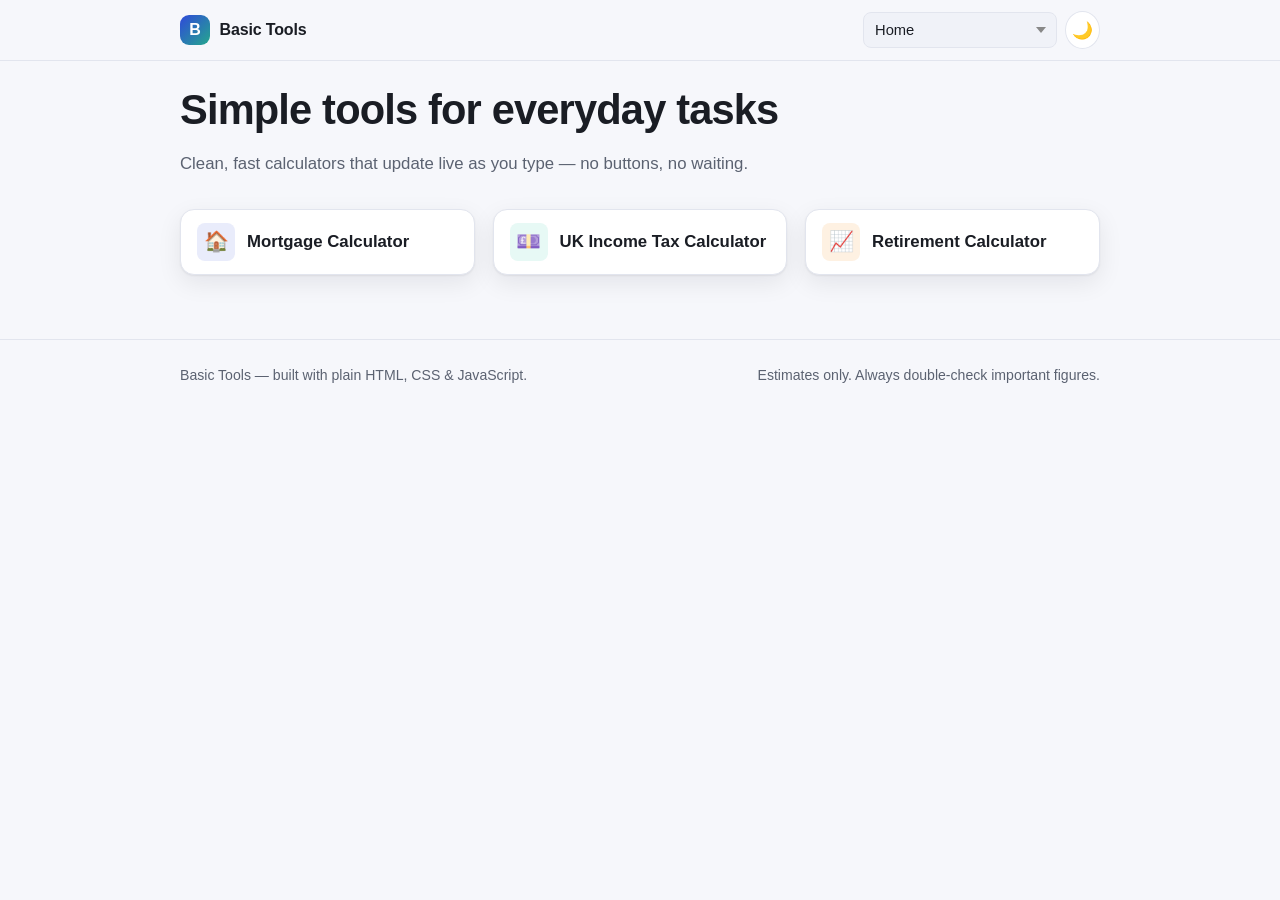
<file: index.html>
<!DOCTYPE html>
<html lang="en">
<head>
  <meta charset="UTF-8" />
  <meta name="viewport" content="width=device-width, initial-scale=1.0" />
  <title>Basic Tools — simple, clean everyday calculators</title>
  <meta name="description" content="Basic Tools is a small collection of clean, fast, no-nonsense calculators that update as you type." />
  <link rel="stylesheet" href="assets/css/main.css" />
  <!-- Apply saved theme before paint to avoid a flash -->
  <script>
    (function () {
      try {
        var t = localStorage.getItem("basic-tools-theme");
        if (t) document.documentElement.setAttribute("data-theme", t);
      } catch (e) {}
    })();
  </script>
</head>
<body>
  <header class="site-header">
    <div class="container site-header__inner">
      <a class="brand" href="index.html">
        <span class="brand__mark">B</span>
        <span>Basic&nbsp;Tools</span>
      </a>
      <nav>
        <select class="nav-select" id="tool-nav" aria-label="Navigate to tool">
          <option value="" selected>Home</option>
          <option value="tools/mortgage-calculator/">Mortgage Calculator</option>
          <option value="tools/income-tax-calculator/">Income Tax Calculator</option>
          <option value="tools/retirement-calculator/">Retirement Calculator</option>
        </select>
        <button class="theme-toggle" type="button" title="Toggle theme">
          <span class="icon-sun">☀️</span><span class="icon-moon">🌙</span>
        </button>
      </nav>
    </div>
  </header>

  <main>
    <div class="container">
      <h1 class="page-title">Simple tools for everyday tasks</h1>
      <p class="page-subtitle">
        Clean, fast calculators that update live as you type — no buttons, no waiting.
      </p>

      <section class="tool-grid" aria-label="Available tools">
        <a class="card tool-card" href="tools/mortgage-calculator/">
          <span class="tool-card__icon tool-card__icon--primary">🏠</span>
          <h3>Mortgage Calculator</h3>
        </a>

        <a class="card tool-card" href="tools/income-tax-calculator/">
          <span class="tool-card__icon tool-card__icon--secondary">💷</span>
          <h3>UK Income Tax Calculator</h3>
        </a>

        <a class="card tool-card" href="tools/retirement-calculator/">
          <span class="tool-card__icon tool-card__icon--tertiary">📈</span>
          <h3>Retirement Calculator</h3>
        </a>
      </section>
    </div>
  </main>

  <footer class="site-footer">
    <div class="container">
      <span>Basic Tools — built with plain HTML, CSS &amp; JavaScript.</span>
      <span>Estimates only. Always double-check important figures.</span>
    </div>
  </footer>

  <script src="assets/js/theme.js"></script>
</body>
</html>
</file>
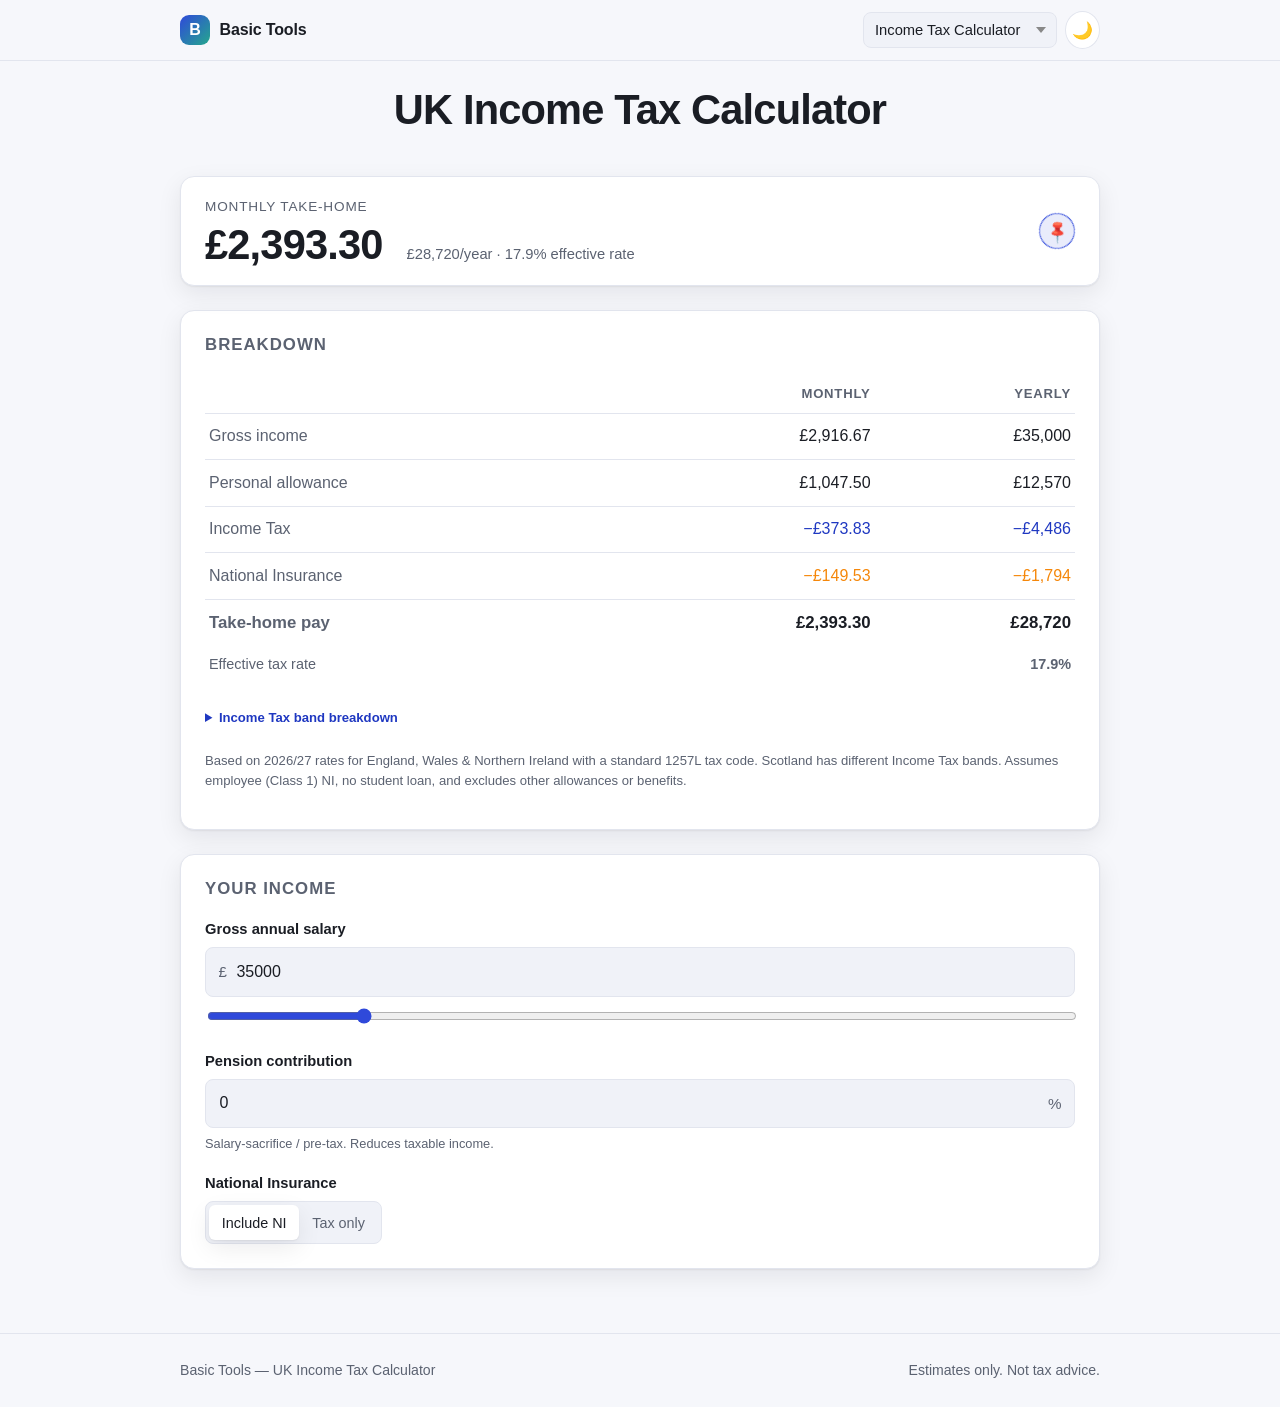
<file: tools/income-tax-calculator/index.html>
<!DOCTYPE html>
<html lang="en">
<head>
  <meta charset="UTF-8" />
  <meta name="viewport" content="width=device-width, initial-scale=1.0" />
  <title>UK Income Tax Calculator — Basic Tools</title>
  <meta name="description" content="Live UK Income Tax and National Insurance calculator for England, Wales and Northern Ireland. See your take-home pay update as you type." />
  <link rel="stylesheet" href="../../assets/css/main.css" />
  <script>
    (function () {
      try {
        var t = localStorage.getItem("basic-tools-theme");
        if (t) document.documentElement.setAttribute("data-theme", t);
      } catch (e) {}
    })();
  </script>
</head>
<body>
  <header class="site-header">
    <div class="container site-header__inner">
      <a class="brand" href="../../index.html">
        <span class="brand__mark">B</span>
        <span>Basic&nbsp;Tools</span>
      </a>
      <nav>
        <select class="nav-select" id="tool-nav" aria-label="Navigate to tool">
          <option value="../../index.html">Home</option>
          <option value="../mortgage-calculator/">Mortgage Calculator</option>
          <option value="../income-tax-calculator/" selected>Income Tax Calculator</option>
          <option value="../retirement-calculator/">Retirement Calculator</option>
        </select>
        <button class="theme-toggle" type="button" title="Toggle theme">
          <span class="icon-sun">☀️</span><span class="icon-moon">🌙</span>
        </button>
      </nav>
    </div>
  </header>

  <main>
    <div class="container">
      <h1 class="page-title" style="text-align:center">UK Income Tax Calculator</h1>

      <div class="tool-layout">
        <!-- Sticky result banner -->
        <div class="sticky-result is-sticky" id="sticky-banner" aria-live="polite">
          <div class="sticky-result__inner">
            <div class="sticky-result__body">
              <span class="sticky-result__label">Monthly take-home</span>
              <span class="sticky-result__value" id="r-takehome-monthly">£0</span>
              <span class="sticky-result__sub"><span id="r-takehome-yearly">£0</span>/year · <span id="r-effective-banner">0%</span> effective rate</span>
            </div>
            <button class="pin-toggle" type="button" id="pin-btn"
                    aria-pressed="true" title="Pin result to top">📌</button>
          </div>
        </div>

        <!-- Full results -->
        <section class="card panel" aria-label="Results">
          <h2>Breakdown</h2>

          <table class="breakdown-table" aria-label="Income breakdown by period">
            <thead>
              <tr>
                <th></th>
                <th>Monthly</th>
                <th>Yearly</th>
              </tr>
            </thead>
            <tbody>
              <tr>
                <td>Gross income</td>
                <td id="t-gross-m">£0</td>
                <td id="t-gross-y">£0</td>
              </tr>
              <tr id="row-pension">
                <td>Pension</td>
                <td id="t-pension-m">£0</td>
                <td id="t-pension-y">£0</td>
              </tr>
              <tr>
                <td>Personal allowance</td>
                <td id="t-allowance-m">£0</td>
                <td id="t-allowance-y">£0</td>
              </tr>
              <tr class="row-accent-primary">
                <td>Income Tax</td>
                <td id="t-tax-m">£0</td>
                <td id="t-tax-y">£0</td>
              </tr>
              <tr id="row-ni" class="row-accent-tertiary">
                <td>National Insurance</td>
                <td id="t-ni-m">£0</td>
                <td id="t-ni-y">£0</td>
              </tr>
              <tr class="row-total">
                <td>Take-home pay</td>
                <td id="t-takehome-m">£0</td>
                <td id="t-takehome-y">£0</td>
              </tr>
            </tbody>
            <tfoot>
              <tr>
                <td>Effective tax rate</td>
                <td colspan="2" id="t-effective">0%</td>
              </tr>
            </tfoot>
          </table>

          <details class="note" id="tax-breakdown" style="margin-top:1.4rem">
            <summary style="cursor:pointer;color:var(--primary-strong);font-weight:600">
              Income Tax band breakdown
            </summary>
            <div class="result-rows" id="band-rows" style="margin-top:0.6rem"></div>
          </details>

          <p class="note">
            Based on 2026/27 rates for England, Wales &amp; Northern Ireland with a standard
            1257L tax code. Scotland has different Income Tax bands. Assumes employee (Class 1)
            NI, no student loan, and excludes other allowances or benefits.
          </p>
        </section>

        <!-- Inputs -->
        <div class="tool-layout__inputs">
          <section class="card panel" aria-label="Your income">
            <h2>Your income</h2>
            <form id="tax-form" autocomplete="off">
              <div class="field">
                <label for="salary">Gross annual salary</label>
                <div class="input-wrap has-prefix">
                  <span class="affix affix--prefix">£</span>
                  <input type="number" id="salary" inputmode="decimal" min="0" step="500" value="35000" />
                </div>
                <input type="range" id="salary-range" min="0" max="200000" step="500" value="35000" aria-label="Salary slider" />
              </div>

              <div class="field">
                <label for="pension">Pension contribution</label>
                <div class="input-wrap has-suffix">
                  <input type="number" id="pension" inputmode="decimal" min="0" max="100" step="0.5" value="0" />
                  <span class="affix affix--suffix">%</span>
                </div>
                <span class="hint">Salary-sacrifice / pre-tax. Reduces taxable income.</span>
              </div>

              <div class="field">
                <label>National Insurance</label>
                <div class="segmented" id="ni-toggle" role="group" aria-label="Include National Insurance">
                  <button type="button" data-ni="yes" aria-pressed="true">Include NI</button>
                  <button type="button" data-ni="no" aria-pressed="false">Tax only</button>
                </div>
              </div>

            </form>
          </section>
        </div>
      </div>
    </div>
  </main>

  <footer class="site-footer">
    <div class="container">
      <span>Basic Tools — UK Income Tax Calculator</span>
      <span>Estimates only. Not tax advice.</span>
    </div>
  </footer>

  <script src="../../assets/js/theme.js"></script>
  <script src="income-tax.js"></script>
</body>
</html>
</file>
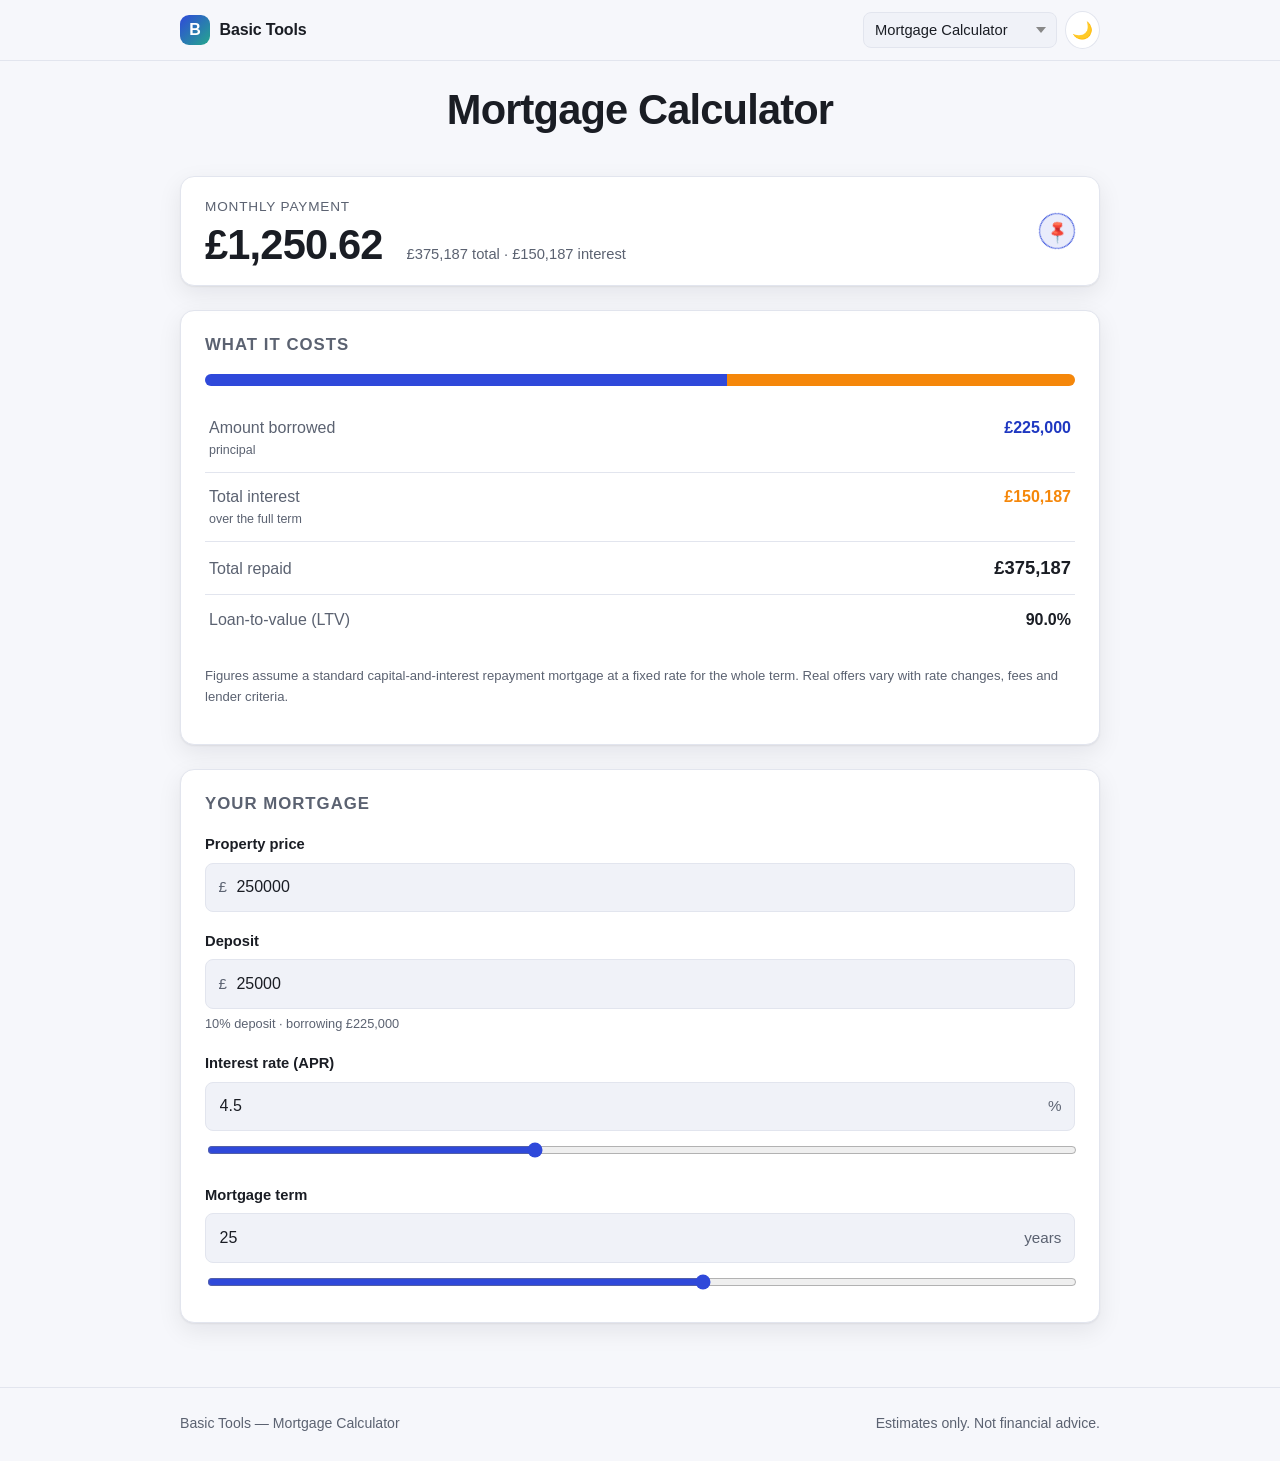
<file: tools/mortgage-calculator/index.html>
<!DOCTYPE html>
<html lang="en">
<head>
  <meta charset="UTF-8" />
  <meta name="viewport" content="width=device-width, initial-scale=1.0" />
  <title>Mortgage Calculator — Basic Tools</title>
  <meta name="description" content="A clean, live mortgage repayment calculator. See monthly payments, total interest and total cost update as you type." />
  <link rel="stylesheet" href="../../assets/css/main.css" />
  <script>
    (function () {
      try {
        var t = localStorage.getItem("basic-tools-theme");
        if (t) document.documentElement.setAttribute("data-theme", t);
      } catch (e) {}
    })();
  </script>
</head>
<body>
  <header class="site-header">
    <div class="container site-header__inner">
      <a class="brand" href="../../index.html">
        <span class="brand__mark">B</span>
        <span>Basic&nbsp;Tools</span>
      </a>
      <nav>
        <select class="nav-select" id="tool-nav" aria-label="Navigate to tool">
          <option value="../../index.html">Home</option>
          <option value="../mortgage-calculator/" selected>Mortgage Calculator</option>
          <option value="../income-tax-calculator/">Income Tax Calculator</option>
          <option value="../retirement-calculator/">Retirement Calculator</option>
        </select>
        <button class="theme-toggle" type="button" title="Toggle theme">
          <span class="icon-sun">☀️</span><span class="icon-moon">🌙</span>
        </button>
      </nav>
    </div>
  </header>

  <main>
    <div class="container">
      <h1 class="page-title" style="text-align:center">Mortgage Calculator</h1>

      <div class="tool-layout">
        <!-- Sticky result banner -->
        <div class="sticky-result is-sticky" id="sticky-banner" aria-live="polite">
          <div class="sticky-result__inner">
            <div class="sticky-result__body">
              <span class="sticky-result__label">Monthly payment</span>
              <span class="sticky-result__value" id="r-monthly">£0</span>
              <span class="sticky-result__sub" id="r-monthly-sub">£0 total · £0 interest</span>
            </div>
            <button class="pin-toggle" type="button" id="pin-btn"
                    aria-pressed="true" title="Pin result to top">📌</button>
          </div>
        </div>

        <!-- Full results -->
        <section class="card panel" aria-label="Results">
          <h2>What it costs</h2>

          <div class="breakdown-bar" aria-hidden="true">
            <span class="seg-primary" id="bar-principal" style="width:50%"></span>
            <span class="seg-tertiary" id="bar-interest" style="width:50%"></span>
          </div>

          <div class="result-rows">
            <div class="result-row">
              <span class="k">Amount borrowed <small>principal</small></span>
              <span class="v accent-primary" id="r-loan">£0</span>
            </div>
            <div class="result-row">
              <span class="k">Total interest <small>over the full term</small></span>
              <span class="v accent-tertiary" id="r-interest">£0</span>
            </div>
            <div class="result-row result-row--total">
              <span class="k">Total repaid</span>
              <span class="v" id="r-total">£0</span>
            </div>
            <div class="result-row">
              <span class="k">Loan-to-value (LTV)</span>
              <span class="v" id="r-ltv">0%</span>
            </div>
          </div>

          <p class="note">
            Figures assume a standard capital-and-interest repayment mortgage at a fixed rate
            for the whole term. Real offers vary with rate changes, fees and lender criteria.
          </p>
        </section>

        <!-- Inputs -->
        <div class="tool-layout__inputs">
          <section class="card panel" aria-label="Mortgage details">
            <h2>Your mortgage</h2>
            <form id="mortgage-form" autocomplete="off">
              <div class="field">
                <label for="price">Property price</label>
                <div class="input-wrap has-prefix">
                  <span class="affix affix--prefix">£</span>
                  <input type="number" id="price" inputmode="decimal" min="0" step="1000" value="250000" />
                </div>
              </div>

              <div class="field">
                <label for="deposit">Deposit</label>
                <div class="input-wrap has-prefix">
                  <span class="affix affix--prefix">£</span>
                  <input type="number" id="deposit" inputmode="decimal" min="0" step="1000" value="25000" />
                </div>
                <span class="hint" id="deposit-hint">10% deposit · borrowing £225,000</span>
              </div>

              <div class="field">
                <label for="rate">Interest rate (APR)</label>
                <div class="input-wrap has-suffix">
                  <input type="number" id="rate" inputmode="decimal" min="0" max="25" step="0.05" value="4.5" />
                  <span class="affix affix--suffix">%</span>
                </div>
                <input type="range" id="rate-range" min="0" max="12" step="0.05" value="4.5" aria-label="Interest rate slider" />
              </div>

              <div class="field">
                <label for="term">Mortgage term</label>
                <div class="input-wrap has-suffix">
                  <input type="number" id="term" inputmode="numeric" min="1" max="40" step="1" value="25" />
                  <span class="affix affix--suffix">years</span>
                </div>
                <input type="range" id="term-range" min="5" max="40" step="1" value="25" aria-label="Mortgage term slider" />
              </div>
            </form>
          </section>
        </div>
      </div>
    </div>
  </main>

  <footer class="site-footer">
    <div class="container">
      <span>Basic Tools — Mortgage Calculator</span>
      <span>Estimates only. Not financial advice.</span>
    </div>
  </footer>

  <script src="../../assets/js/theme.js"></script>
  <script src="mortgage.js"></script>
</body>
</html>
</file>
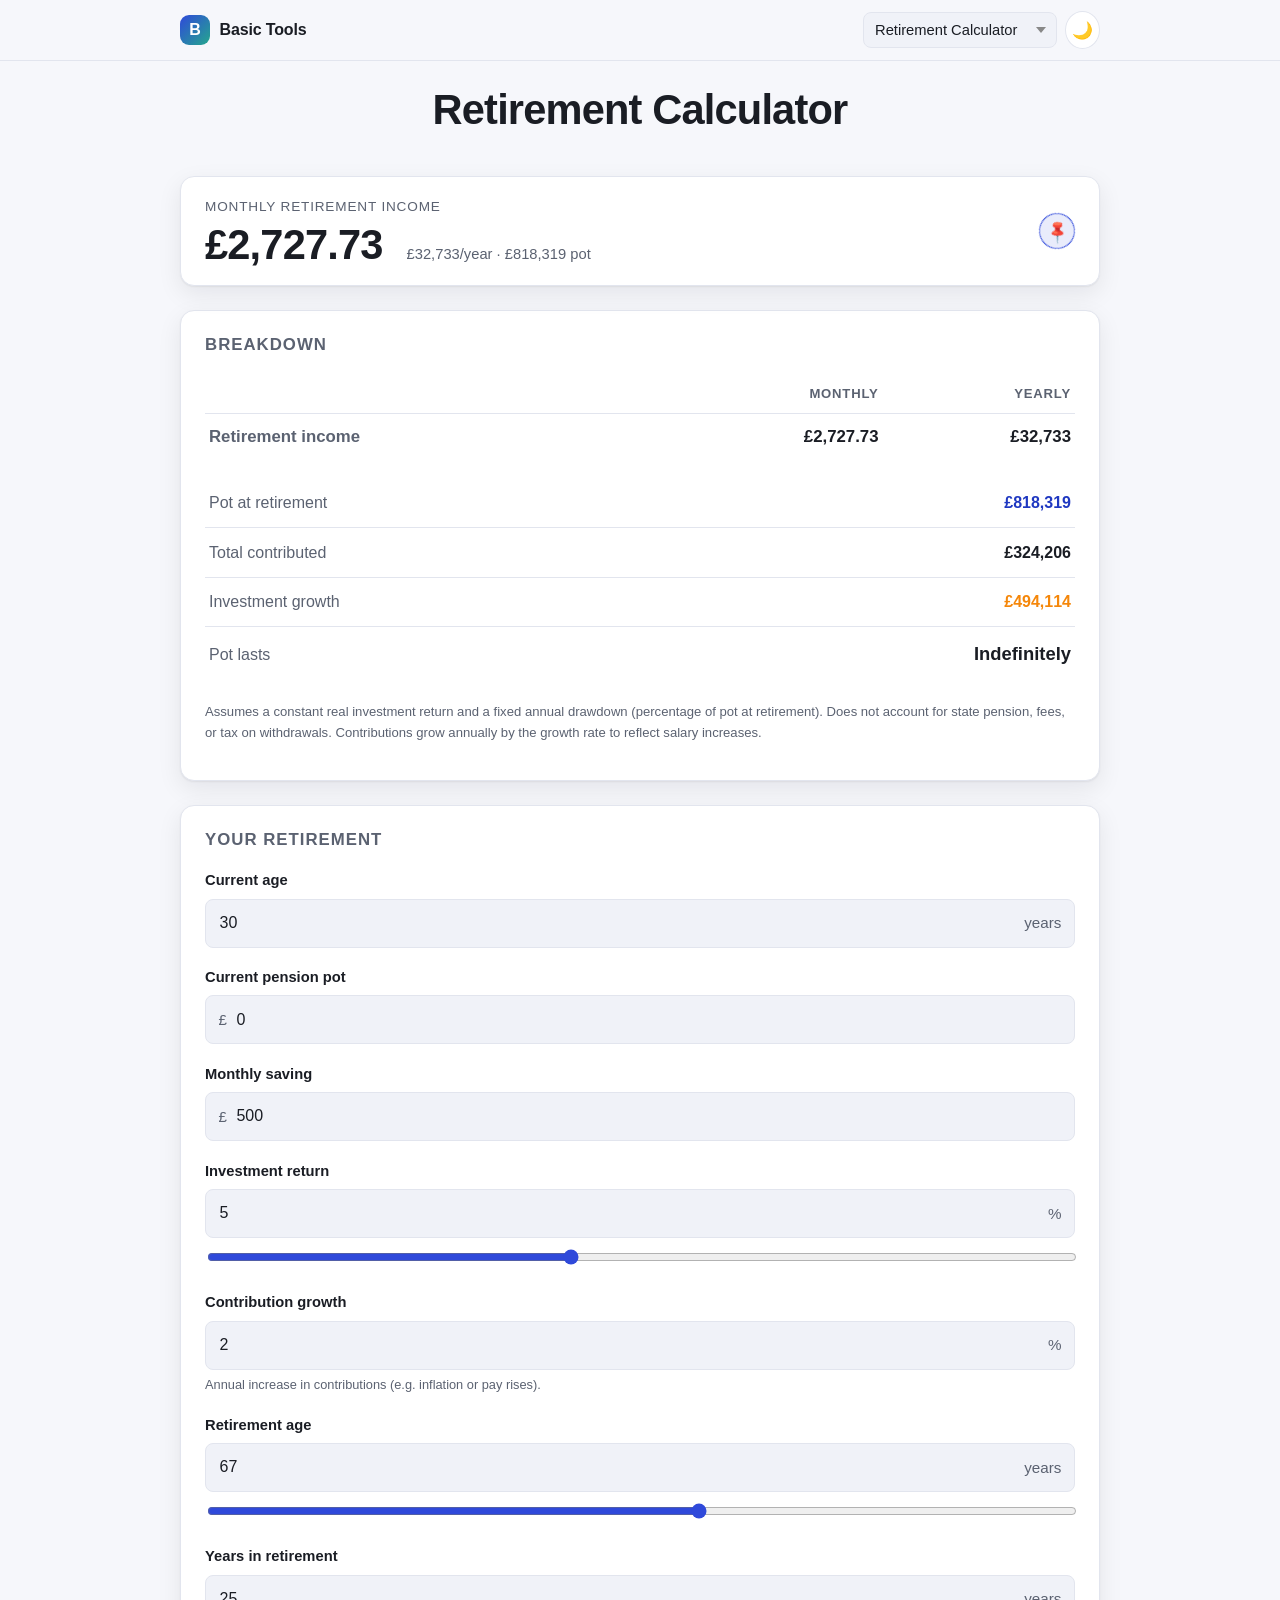
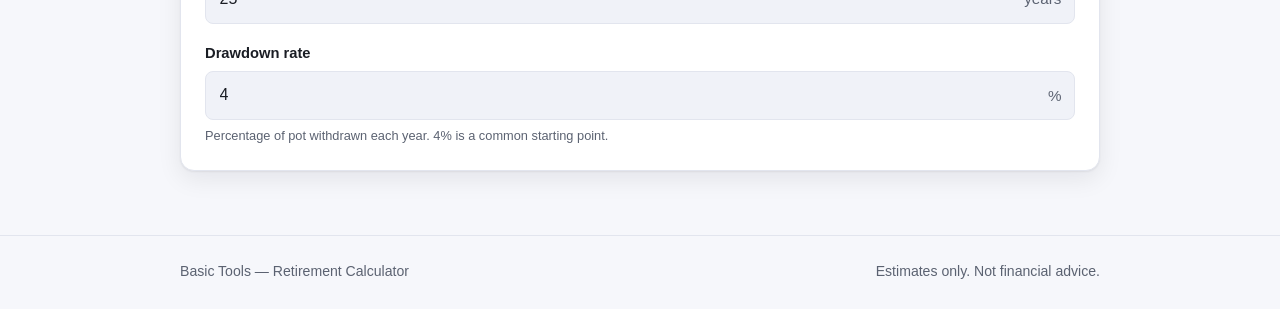
<file: tools/retirement-calculator/index.html>
<!DOCTYPE html>
<html lang="en">
<head>
  <meta charset="UTF-8" />
  <meta name="viewport" content="width=device-width, initial-scale=1.0" />
  <title>Retirement Calculator — Basic Tools</title>
  <meta name="description" content="Estimate your retirement income based on savings, investment returns and drawdown rate. See monthly and yearly income update as you type." />
  <link rel="stylesheet" href="../../assets/css/main.css" />
  <script>
    (function () {
      try {
        var t = localStorage.getItem("basic-tools-theme");
        if (t) document.documentElement.setAttribute("data-theme", t);
      } catch (e) {}
    })();
  </script>
</head>
<body>
  <header class="site-header">
    <div class="container site-header__inner">
      <a class="brand" href="../../index.html">
        <span class="brand__mark">B</span>
        <span>Basic&nbsp;Tools</span>
      </a>
      <nav>
        <select class="nav-select" id="tool-nav" aria-label="Navigate to tool">
          <option value="../../index.html">Home</option>
          <option value="../mortgage-calculator/">Mortgage Calculator</option>
          <option value="../income-tax-calculator/">Income Tax Calculator</option>
          <option value="../retirement-calculator/" selected>Retirement Calculator</option>
        </select>
        <button class="theme-toggle" type="button" title="Toggle theme">
          <span class="icon-sun">☀️</span><span class="icon-moon">🌙</span>
        </button>
      </nav>
    </div>
  </header>

  <main>
    <div class="container">
      <h1 class="page-title" style="text-align:center">Retirement Calculator</h1>

      <div class="tool-layout">
        <!-- Sticky result banner -->
        <div class="sticky-result is-sticky" id="sticky-banner" aria-live="polite">
          <div class="sticky-result__inner">
            <div class="sticky-result__body">
              <span class="sticky-result__label">Monthly retirement income</span>
              <span class="sticky-result__value" id="r-income-monthly">£0</span>
              <span class="sticky-result__sub"><span id="r-income-yearly">£0</span>/year · <span id="r-pot-banner">£0</span> pot</span>
            </div>
            <button class="pin-toggle" type="button" id="pin-btn"
                    aria-pressed="true" title="Pin result to top">📌</button>
          </div>
        </div>

        <!-- Full results -->
        <section class="card panel" aria-label="Results">
          <h2>Breakdown</h2>

          <table class="breakdown-table" aria-label="Retirement income by period">
            <thead>
              <tr>
                <th></th>
                <th>Monthly</th>
                <th>Yearly</th>
              </tr>
            </thead>
            <tbody>
              <tr class="row-total">
                <td>Retirement income</td>
                <td id="t-income-m">£0</td>
                <td id="t-income-y">£0</td>
              </tr>
            </tbody>
          </table>

          <div class="result-rows" style="margin-top:1.2rem">
            <div class="result-row">
              <span class="k">Pot at retirement</span>
              <span class="v accent-primary" id="r-pot">£0</span>
            </div>
            <div class="result-row">
              <span class="k">Total contributed</span>
              <span class="v" id="r-contrib">£0</span>
            </div>
            <div class="result-row">
              <span class="k">Investment growth</span>
              <span class="v accent-tertiary" id="r-growth">£0</span>
            </div>
            <div class="result-row result-row--total">
              <span class="k">Pot lasts</span>
              <span class="v" id="r-duration">0 / 0 years</span>
            </div>
          </div>

          <p class="note">
            Assumes a constant real investment return and a fixed annual drawdown
            (percentage of pot at retirement). Does not account for state pension,
            fees, or tax on withdrawals. Contributions grow annually by the
            growth rate to reflect salary increases.
          </p>
        </section>

        <!-- Inputs -->
        <div class="tool-layout__inputs">
          <section class="card panel" aria-label="Your details">
            <h2>Your retirement</h2>
            <form id="retirement-form" autocomplete="off">
              <div class="field">
                <label for="age">Current age</label>
                <div class="input-wrap has-suffix">
                  <input type="number" id="age" inputmode="numeric" min="16" max="80" step="1" value="30" />
                  <span class="affix affix--suffix">years</span>
                </div>
              </div>

              <div class="field">
                <label for="pot">Current pension pot</label>
                <div class="input-wrap has-prefix">
                  <span class="affix affix--prefix">£</span>
                  <input type="number" id="pot" inputmode="decimal" min="0" step="1000" value="0" />
                </div>
              </div>

              <div class="field">
                <label for="contribution">Monthly saving</label>
                <div class="input-wrap has-prefix">
                  <span class="affix affix--prefix">£</span>
                  <input type="number" id="contribution" inputmode="decimal" min="0" step="50" value="500" />
                </div>
              </div>

              <div class="field">
                <label for="return-rate">Investment return</label>
                <div class="input-wrap has-suffix">
                  <input type="number" id="return-rate" inputmode="decimal" min="0" max="15" step="0.1" value="5" />
                  <span class="affix affix--suffix">%</span>
                </div>
                <input type="range" id="return-range" min="0" max="12" step="0.1" value="5" aria-label="Investment return slider" />
              </div>

              <div class="field">
                <label for="growth-rate">Contribution growth</label>
                <div class="input-wrap has-suffix">
                  <input type="number" id="growth-rate" inputmode="decimal" min="0" max="10" step="0.1" value="2" />
                  <span class="affix affix--suffix">%</span>
                </div>
                <span class="hint">Annual increase in contributions (e.g. inflation or pay rises).</span>
              </div>

              <div class="field">
                <label for="retire-age">Retirement age</label>
                <div class="input-wrap has-suffix">
                  <input type="number" id="retire-age" inputmode="numeric" min="30" max="80" step="1" value="67" />
                  <span class="affix affix--suffix">years</span>
                </div>
                <input type="range" id="retire-range" min="50" max="80" step="1" value="67" aria-label="Retirement age slider" />
              </div>

              <div class="field">
                <label for="retire-years">Years in retirement</label>
                <div class="input-wrap has-suffix">
                  <input type="number" id="retire-years" inputmode="numeric" min="1" max="50" step="1" value="25" />
                  <span class="affix affix--suffix">years</span>
                </div>
              </div>

              <div class="field">
                <label for="drawdown">Drawdown rate</label>
                <div class="input-wrap has-suffix">
                  <input type="number" id="drawdown" inputmode="decimal" min="0" max="15" step="0.1" value="4" />
                  <span class="affix affix--suffix">%</span>
                </div>
                <span class="hint">Percentage of pot withdrawn each year. 4% is a common starting point.</span>
              </div>
            </form>
          </section>
        </div>
      </div>
    </div>
  </main>

  <footer class="site-footer">
    <div class="container">
      <span>Basic Tools — Retirement Calculator</span>
      <span>Estimates only. Not financial advice.</span>
    </div>
  </footer>

  <script src="../../assets/js/theme.js"></script>
  <script src="retirement.js"></script>
</body>
</html>
</file>
<file: assets/css/main.css>
/* ==========================================================================
   Basic Tools — shared theme
   Pure CSS design system: dark/light mode + primary/secondary/tertiary colours.
   ========================================================================== */

/* --- Design tokens ------------------------------------------------------- */
:root {
  color-scheme: light dark;

  /* Brand hues (shared across both themes) */
  --primary-h: 231;   /* indigo */
  --secondary-h: 168; /* teal   */
  --tertiary-h: 32;   /* amber  */

  /* Spacing & shape */
  --radius-sm: 8px;
  --radius: 14px;
  --radius-lg: 22px;
  --gap: 1rem;
  --maxw: 960px;

  --shadow: 0 1px 2px rgba(15, 17, 21, 0.06),
            0 8px 24px rgba(15, 17, 21, 0.08);

  --font-sans: -apple-system, BlinkMacSystemFont, "Segoe UI", Roboto,
               Helvetica, Arial, sans-serif;
  --font-mono: ui-monospace, "SF Mono", "Cascadia Code", Menlo, Consolas,
               monospace;

  --transition: 160ms ease;
}

/* Light theme (default) */
:root,
[data-theme="light"] {
  --bg: #f6f7fb;
  --surface: #ffffff;
  --surface-2: #f0f2f8;
  --border: #e2e5ee;
  --text: #1a1d24;
  --text-muted: #5b6271;

  --primary: hsl(var(--primary-h) 70% 52%);
  --primary-strong: hsl(var(--primary-h) 72% 44%);
  --primary-soft: hsl(var(--primary-h) 70% 95%);
  --on-primary: #ffffff;

  --secondary: hsl(var(--secondary-h) 64% 40%);
  --secondary-soft: hsl(var(--secondary-h) 60% 94%);

  --tertiary: hsl(var(--tertiary-h) 92% 50%);
  --tertiary-soft: hsl(var(--tertiary-h) 92% 94%);
}

/* Dark theme */
[data-theme="dark"] {
  --bg: #0f1115;
  --surface: #171a21;
  --surface-2: #1f2430;
  --border: #2a2f3b;
  --text: #e8eaed;
  --text-muted: #99a1b3;

  --primary: hsl(var(--primary-h) 85% 70%);
  --primary-strong: hsl(var(--primary-h) 85% 76%);
  --primary-soft: hsl(var(--primary-h) 45% 20%);
  --on-primary: #0f1115;

  --secondary: hsl(var(--secondary-h) 60% 60%);
  --secondary-soft: hsl(var(--secondary-h) 40% 18%);

  --tertiary: hsl(var(--tertiary-h) 92% 62%);
  --tertiary-soft: hsl(var(--tertiary-h) 50% 20%);
}

/* Honour OS preference before a manual choice is stored */
@media (prefers-color-scheme: dark) {
  :root:not([data-theme]) {
    --bg: #0f1115;
    --surface: #171a21;
    --surface-2: #1f2430;
    --border: #2a2f3b;
    --text: #e8eaed;
    --text-muted: #99a1b3;
    --primary: hsl(var(--primary-h) 85% 70%);
    --primary-strong: hsl(var(--primary-h) 85% 76%);
    --primary-soft: hsl(var(--primary-h) 45% 20%);
    --on-primary: #0f1115;
    --secondary: hsl(var(--secondary-h) 60% 60%);
    --secondary-soft: hsl(var(--secondary-h) 40% 18%);
    --tertiary: hsl(var(--tertiary-h) 92% 62%);
    --tertiary-soft: hsl(var(--tertiary-h) 50% 20%);
  }
}

/* --- Base ---------------------------------------------------------------- */
*,
*::before,
*::after { box-sizing: border-box; }

html { scroll-behavior: smooth; }

body {
  margin: 0;
  min-height: 100vh;
  font-family: var(--font-sans);
  background: var(--bg);
  color: var(--text);
  line-height: 1.55;
  -webkit-font-smoothing: antialiased;
  transition: background var(--transition), color var(--transition);
}

a { color: var(--primary-strong); }

h1, h2, h3 { line-height: 1.2; }

/* --- Layout -------------------------------------------------------------- */
.container {
  width: 100%;
  max-width: var(--maxw);
  margin-inline: auto;
  padding-inline: 1.25rem;
}

.site-header {
  position: sticky;
  top: 0;
  z-index: 10;
  background: color-mix(in srgb, var(--bg) 85%, transparent);
  backdrop-filter: saturate(1.4) blur(10px);
  border-bottom: 1px solid var(--border);
}

.site-header__inner {
  display: flex;
  align-items: center;
  gap: 1rem;
  min-height: 60px;
}

.brand {
  display: inline-flex;
  align-items: center;
  gap: 0.6rem;
  font-weight: 700;
  letter-spacing: -0.01em;
  color: var(--text);
  text-decoration: none;
}

.brand__mark {
  display: grid;
  place-items: center;
  width: 30px;
  height: 30px;
  border-radius: 9px;
  background: linear-gradient(135deg, var(--primary), var(--secondary));
  color: var(--on-primary);
  font-weight: 800;
}

.site-header nav {
  margin-left: auto;
  display: flex;
  align-items: center;
  gap: 0.5rem;
}

.nav-select {
  appearance: none;
  -webkit-appearance: none;
  background: var(--surface-2);
  border: 1px solid var(--border);
  border-radius: var(--radius-sm);
  color: var(--text);
  font: inherit;
  font-size: 0.92rem;
  padding: 0.35rem 2rem 0.35rem 0.7rem;
  cursor: pointer;
  background-image: url("data:image/svg+xml,%3Csvg xmlns='http://www.w3.org/2000/svg' width='10' height='6'%3E%3Cpath d='M0 0l5 6 5-6z' fill='%23888'/%3E%3C/svg%3E");
  background-repeat: no-repeat;
  background-position: right 0.6rem center;
  transition: border-color var(--transition);
}
.nav-select:hover { border-color: var(--primary); }
.nav-select:focus-visible { outline: 2px solid var(--primary); outline-offset: 2px; }

/* --- Theme toggle -------------------------------------------------------- */
.theme-toggle {
  display: inline-grid;
  place-items: center;
  width: 38px;
  height: 38px;
  border: 1px solid var(--border);
  border-radius: 50%;
  background: var(--surface);
  color: var(--text);
  cursor: pointer;
  font-size: 1.05rem;
  transition: background var(--transition), border-color var(--transition),
              transform var(--transition);
}
.theme-toggle:hover { transform: rotate(-12deg); border-color: var(--primary); }
.theme-toggle:focus-visible { outline: 2px solid var(--primary); outline-offset: 2px; }
.theme-toggle .icon-sun { display: none; }
.theme-toggle .icon-moon { display: inline; }
[data-theme="dark"] .theme-toggle .icon-sun { display: inline; }
[data-theme="dark"] .theme-toggle .icon-moon { display: none; }
@media (prefers-color-scheme: dark) {
  :root:not([data-theme]) .theme-toggle .icon-sun { display: inline; }
  :root:not([data-theme]) .theme-toggle .icon-moon { display: none; }
}

/* --- Cards / surfaces ---------------------------------------------------- */
.card {
  background: var(--surface);
  border: 1px solid var(--border);
  border-radius: var(--radius);
  box-shadow: var(--shadow);
}

main { padding-block: 1.5rem 4rem; }

.page-title {
  font-size: clamp(1.9rem, 5vw, 2.6rem);
  letter-spacing: -0.02em;
  margin: 0 0 1rem;
}
.page-subtitle {
  color: var(--text-muted);
  margin: 0 0 2rem;
  font-size: 1.05rem;
}

/* --- Hub: tool grid ------------------------------------------------------ */
.tool-grid {
  display: grid;
  grid-template-columns: repeat(auto-fill, minmax(260px, 1fr));
  gap: 1.1rem;
}

.tool-card {
  display: flex;
  flex-direction: row;
  align-items: center;
  gap: 0.75rem;
  padding: 0.8rem 1rem;
  text-decoration: none;
  color: inherit;
  transition: transform var(--transition), border-color var(--transition),
              box-shadow var(--transition);
}
.tool-card:hover {
  transform: translateY(-2px);
  border-color: var(--primary);
}
.tool-card__icon {
  display: grid;
  place-items: center;
  width: 38px;
  height: 38px;
  border-radius: var(--radius-sm);
  font-size: 1.25rem;
  flex-shrink: 0;
}
.tool-card__icon--primary { background: var(--primary-soft); }
.tool-card__icon--secondary { background: var(--secondary-soft); }
.tool-card__icon--tertiary { background: var(--tertiary-soft); }
.tool-card h3 { margin: 0; font-size: 1.05rem; }

/* --- Tool layout --------------------------------------------------------- */
.tool-layout {
  display: grid;
  grid-template-columns: 1fr;
  gap: 1.5rem;
}
.tool-layout__inputs {
  display: grid;
  grid-template-columns: repeat(auto-fit, minmax(280px, 1fr));
  gap: 1.5rem;
  align-items: start;
}

.panel { padding: 1.5rem; }
.panel h2 {
  margin: 0 0 1.2rem;
  font-size: 1.05rem;
  text-transform: uppercase;
  letter-spacing: 0.06em;
  color: var(--text-muted);
}

/* --- Forms --------------------------------------------------------------- */
.field { margin-bottom: 1.15rem; }
.field:last-child { margin-bottom: 0; }

.field label {
  display: block;
  margin-bottom: 0.4rem;
  font-weight: 600;
  font-size: 0.92rem;
}
.field .hint {
  display: block;
  margin-top: 0.35rem;
  font-size: 0.8rem;
  color: var(--text-muted);
}

.input-wrap {
  position: relative;
  display: flex;
  align-items: center;
}
.input-wrap .affix {
  position: absolute;
  color: var(--text-muted);
  font-size: 0.95rem;
  pointer-events: none;
}
.input-wrap .affix--prefix { left: 0.85rem; }
.input-wrap .affix--suffix { right: 0.85rem; }
.input-wrap.has-prefix input { padding-left: 1.9rem; }
.input-wrap.has-suffix input { padding-right: 2.4rem; }

input[type="number"],
input[type="text"],
select {
  width: 100%;
  padding: 0.7rem 0.85rem;
  font: inherit;
  font-size: 1rem;
  color: var(--text);
  background: var(--surface-2);
  border: 1px solid var(--border);
  border-radius: var(--radius-sm);
  transition: border-color var(--transition), box-shadow var(--transition);
  -moz-appearance: textfield;
}
input:focus,
select:focus {
  outline: none;
  border-color: var(--primary);
  box-shadow: 0 0 0 3px var(--primary-soft);
}
input.invalid { border-color: var(--tertiary); }

/* Range slider pairing */
.field input[type="range"] {
  width: 100%;
  margin-top: 0.7rem;
  accent-color: var(--primary);
}

.segmented {
  display: inline-flex;
  padding: 3px;
  background: var(--surface-2);
  border: 1px solid var(--border);
  border-radius: var(--radius-sm);
}
.segmented button {
  border: 0;
  background: transparent;
  color: var(--text-muted);
  padding: 0.4rem 0.8rem;
  font: inherit;
  font-size: 0.9rem;
  border-radius: 6px;
  cursor: pointer;
  transition: background var(--transition), color var(--transition);
}
.segmented button[aria-pressed="true"] {
  background: var(--surface);
  color: var(--text);
  box-shadow: var(--shadow);
}

/* --- Sticky result banner ------------------------------------------------ */
.sticky-result {
  position: relative;
  z-index: 5;
  transition: box-shadow var(--transition);
}
.sticky-result.is-sticky {
  position: sticky;
  top: 60px;
}
.sticky-result.is-stuck {
  box-shadow: 0 4px 20px rgba(15, 17, 21, 0.12);
  border-radius: 0 0 var(--radius) var(--radius);
}

.sticky-result__inner {
  display: flex;
  align-items: center;
  gap: 1rem;
  padding: 1.2rem 1.5rem;
  background: var(--surface);
  border: 1px solid var(--border);
  border-radius: var(--radius);
  box-shadow: var(--shadow);
}
.sticky-result.is-stuck .sticky-result__inner {
  border-radius: 0 0 var(--radius) var(--radius);
  border-top: 0;
}

.sticky-result__body {
  flex: 1;
  display: flex;
  flex-wrap: wrap;
  align-items: baseline;
  gap: 0.4rem 1.5rem;
}
.sticky-result__label {
  font-size: 0.85rem;
  text-transform: uppercase;
  letter-spacing: 0.06em;
  color: var(--text-muted);
  width: 100%;
}
.sticky-result__value {
  font-size: clamp(1.8rem, 6vw, 2.6rem);
  font-weight: 800;
  letter-spacing: -0.02em;
  font-variant-numeric: tabular-nums;
  line-height: 1;
}
.sticky-result__sub {
  font-size: 0.92rem;
  color: var(--text-muted);
  font-variant-numeric: tabular-nums;
}

.pin-toggle {
  flex-shrink: 0;
  display: inline-grid;
  place-items: center;
  width: 36px;
  height: 36px;
  border: 1px solid var(--border);
  border-radius: 50%;
  background: var(--surface-2);
  color: var(--text-muted);
  cursor: pointer;
  font-size: 1rem;
  transition: background var(--transition), color var(--transition),
              border-color var(--transition), transform var(--transition);
}
.pin-toggle:hover { border-color: var(--primary); color: var(--text); }
.pin-toggle:focus-visible { outline: 2px solid var(--primary); outline-offset: 2px; }
.pin-toggle[aria-pressed="true"] {
  background: var(--primary-soft);
  color: var(--primary-strong);
  border-color: var(--primary);
  transform: rotate(-45deg);
}

/* --- Breakdown table ----------------------------------------------------- */
.breakdown-table {
  width: 100%;
  border-collapse: collapse;
  font-variant-numeric: tabular-nums;
}
.breakdown-table th,
.breakdown-table td {
  padding: 0.65rem 0.25rem;
  text-align: right;
  border-bottom: 1px solid var(--border);
}
.breakdown-table th:first-child,
.breakdown-table td:first-child {
  text-align: left;
  color: var(--text-muted);
}
.breakdown-table thead th {
  font-size: 0.82rem;
  text-transform: uppercase;
  letter-spacing: 0.06em;
  color: var(--text-muted);
  font-weight: 600;
  padding-bottom: 0.5rem;
}
.breakdown-table .row-accent-primary td:not(:first-child) { color: var(--primary-strong); }
.breakdown-table .row-accent-tertiary td:not(:first-child) { color: var(--tertiary); }
.breakdown-table .row-accent-secondary td:not(:first-child) { color: var(--secondary); }
.breakdown-table .row-total td {
  font-weight: 700;
  font-size: 1.05rem;
  border-bottom: 0;
}
.breakdown-table tfoot td {
  border-bottom: 0;
  color: var(--text-muted);
  font-size: 0.9rem;
  padding-top: 0.4rem;
}
.breakdown-table tfoot td[colspan] { text-align: right; font-weight: 600; }

/* --- Results ------------------------------------------------------------- */
.result-hero {
  text-align: center;
  padding: 1.8rem 1.5rem;
  border-radius: var(--radius);
  background: linear-gradient(135deg,
              var(--primary-soft), var(--secondary-soft));
  border: 1px solid var(--border);
  margin-bottom: 1.3rem;
}
.result-hero .label {
  font-size: 0.85rem;
  text-transform: uppercase;
  letter-spacing: 0.06em;
  color: var(--text-muted);
}
.result-hero .value {
  font-size: clamp(2.1rem, 7vw, 2.9rem);
  font-weight: 800;
  letter-spacing: -0.02em;
  font-variant-numeric: tabular-nums;
}
.result-hero .value small { font-size: 0.9rem; font-weight: 600; color: var(--text-muted); }

.result-rows { display: grid; gap: 0.1rem; }
.result-row {
  display: flex;
  justify-content: space-between;
  align-items: baseline;
  gap: 1rem;
  padding: 0.7rem 0.25rem;
  border-bottom: 1px solid var(--border);
}
.result-row:last-child { border-bottom: 0; }
.result-row .k { color: var(--text-muted); }
.result-row .k small { display: block; font-size: 0.78rem; }
.result-row .v {
  font-weight: 700;
  font-variant-numeric: tabular-nums;
  text-align: right;
}
.result-row--total .v { font-size: 1.15rem; }
.result-row .v.accent-primary { color: var(--primary-strong); }
.result-row .v.accent-secondary { color: var(--secondary); }
.result-row .v.accent-tertiary { color: var(--tertiary); }

/* Stacked breakdown bar */
.breakdown-bar {
  display: flex;
  height: 12px;
  border-radius: 999px;
  overflow: hidden;
  margin: 0.4rem 0 1.2rem;
  background: var(--surface-2);
}
.breakdown-bar span { transition: width var(--transition); }
.seg-primary { background: var(--primary); }
.seg-secondary { background: var(--secondary); }
.seg-tertiary { background: var(--tertiary); }
.seg-take-home { background: var(--secondary); }

.note {
  margin-top: 1.4rem;
  font-size: 0.82rem;
  color: var(--text-muted);
}

/* --- Footer -------------------------------------------------------------- */
.site-footer {
  border-top: 1px solid var(--border);
  padding: 1.6rem 0;
  color: var(--text-muted);
  font-size: 0.88rem;
}
.site-footer .container {
  display: flex;
  flex-wrap: wrap;
  gap: 0.5rem 1rem;
  justify-content: space-between;
}

.back-link {
  display: inline-flex;
  align-items: center;
  gap: 0.35rem;
  color: var(--text-muted);
  text-decoration: none;
  font-size: 0.92rem;
  margin-bottom: 1.2rem;
}
.back-link:hover { color: var(--text); }

@media (prefers-reduced-motion: reduce) {
  * { transition: none !important; scroll-behavior: auto; }
}
</file>
